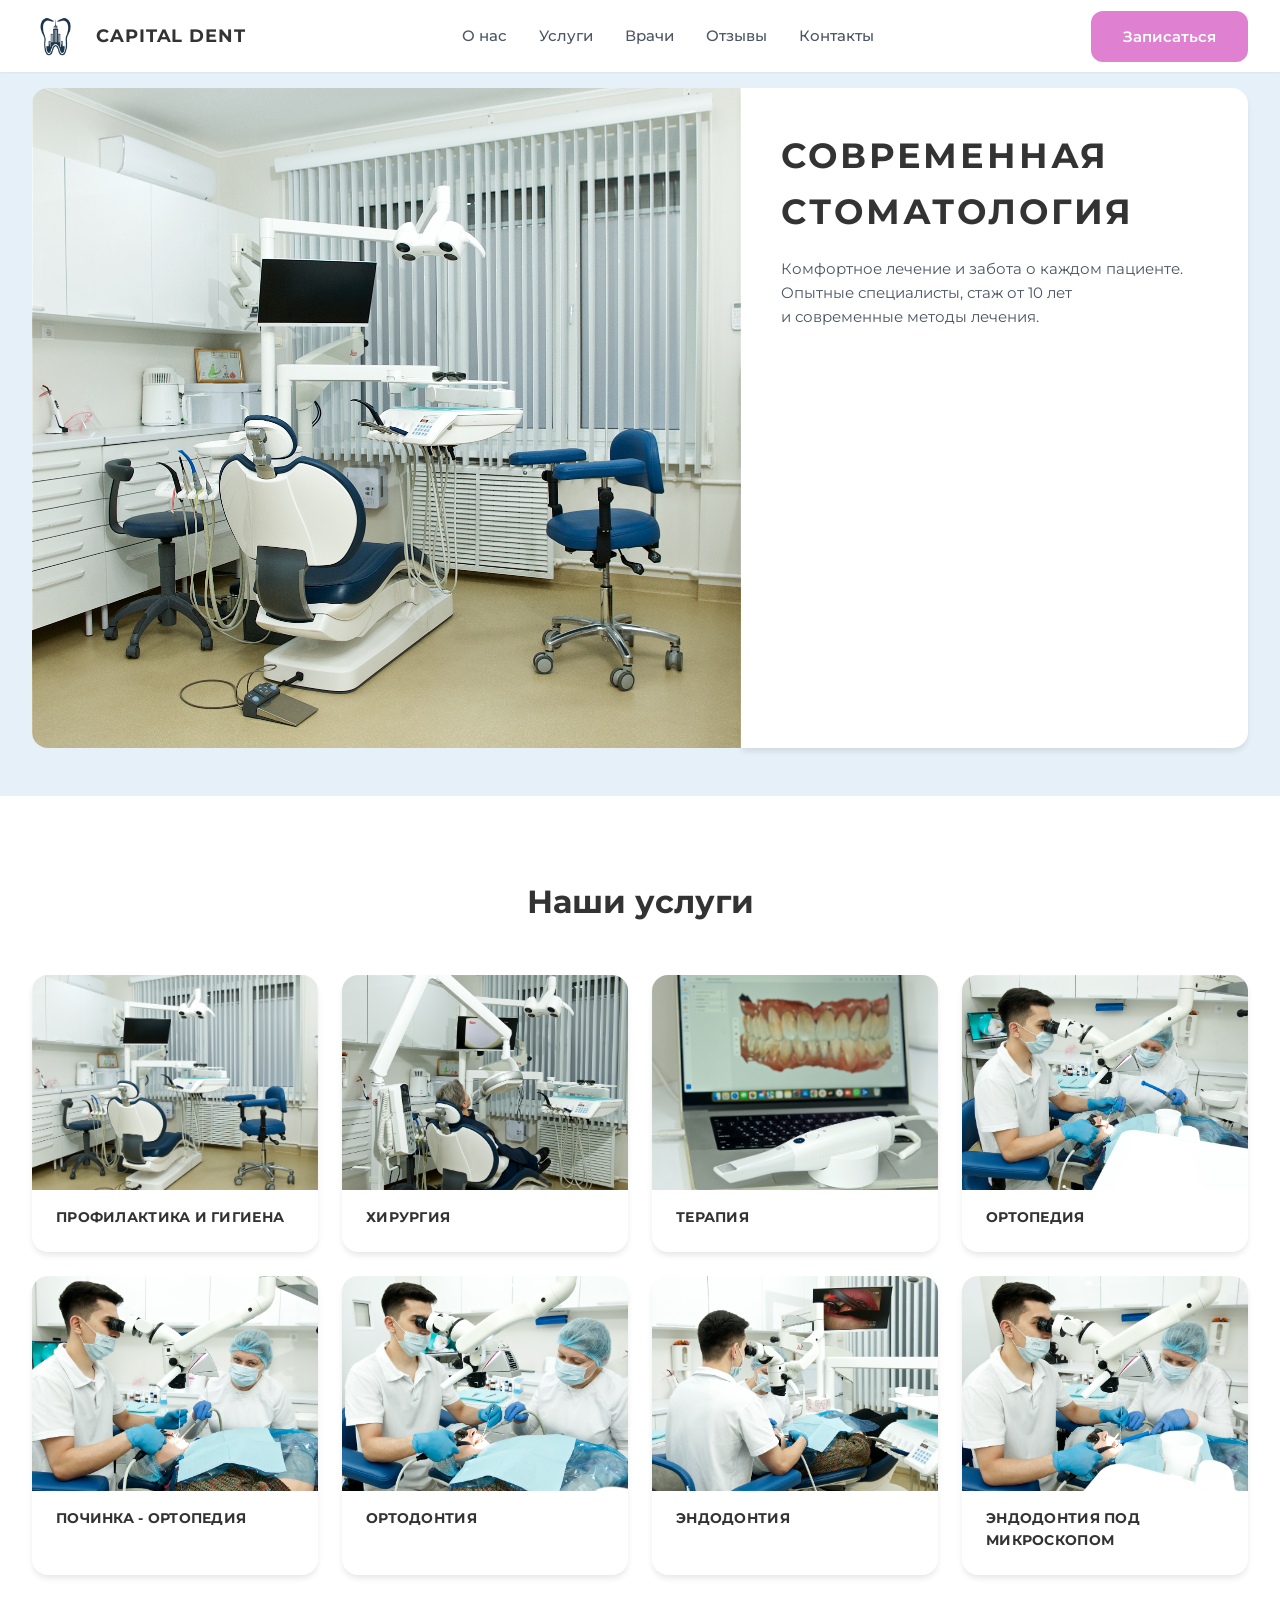
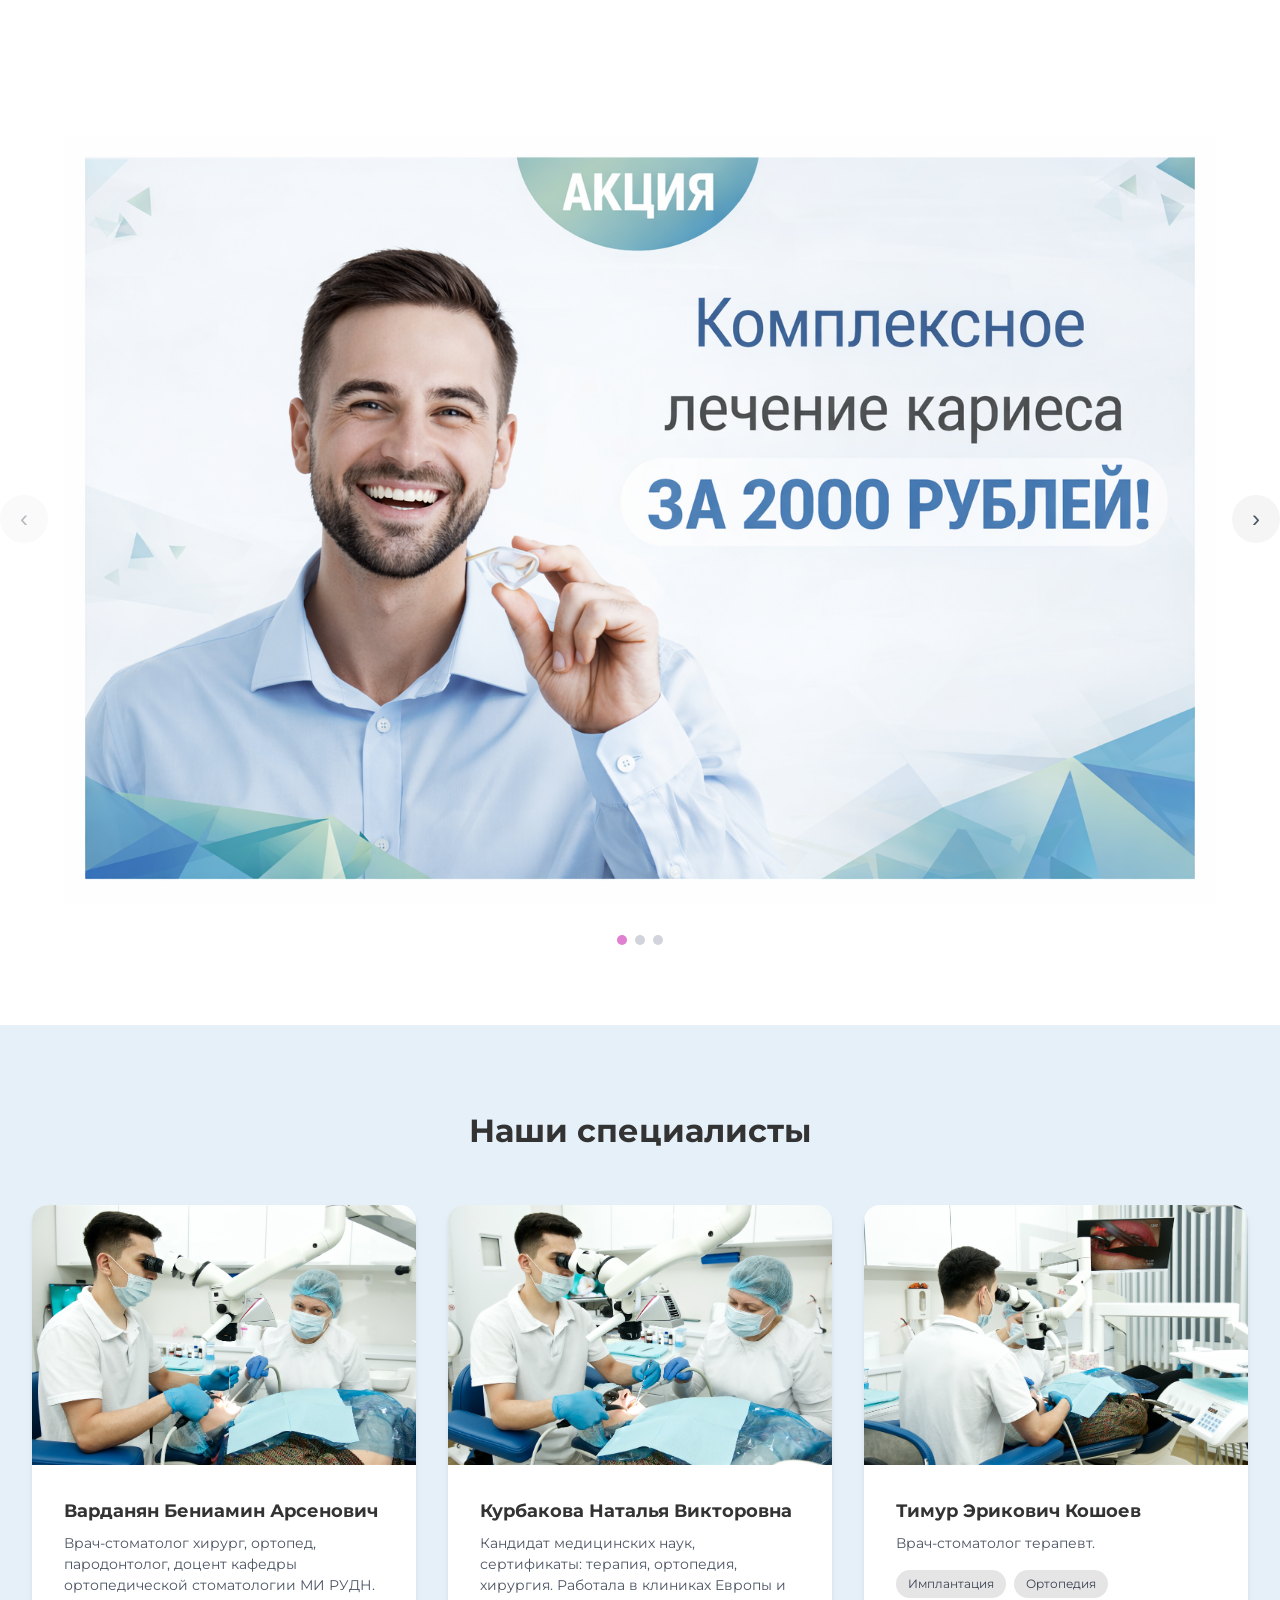
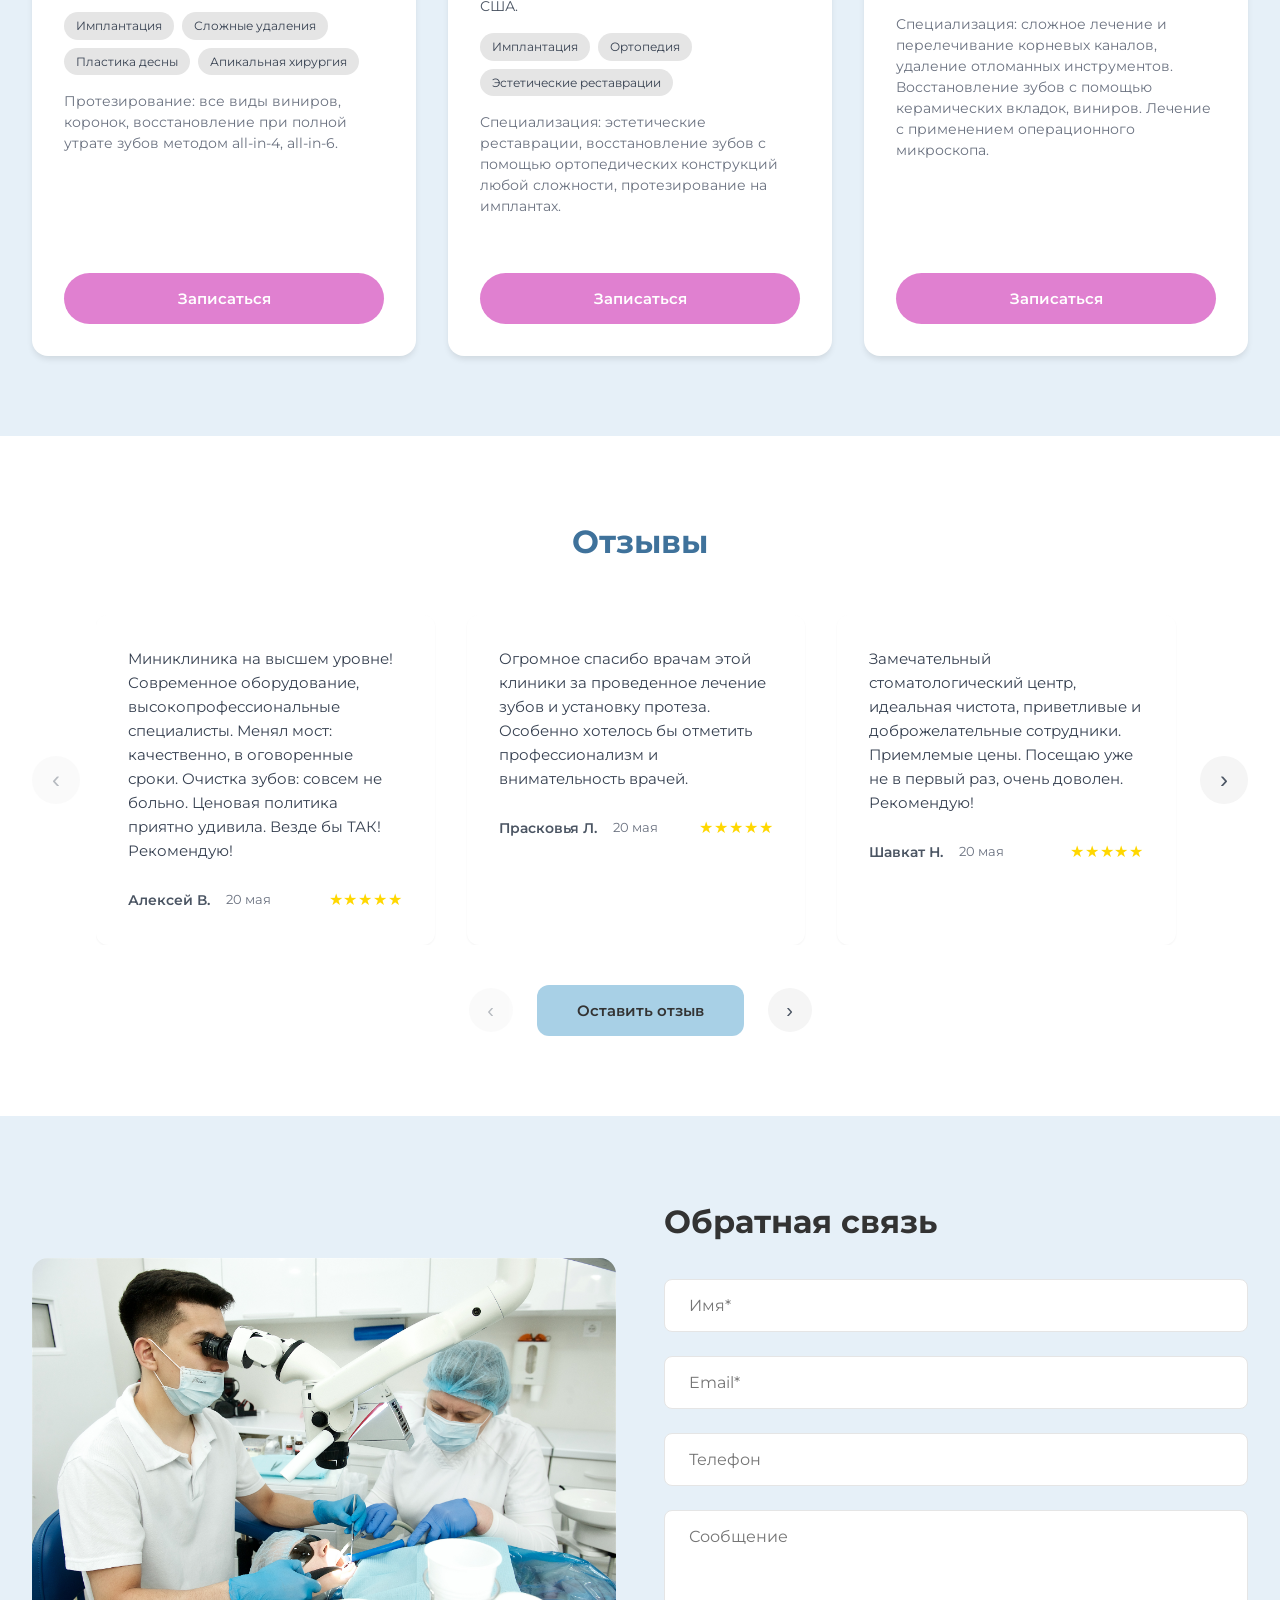
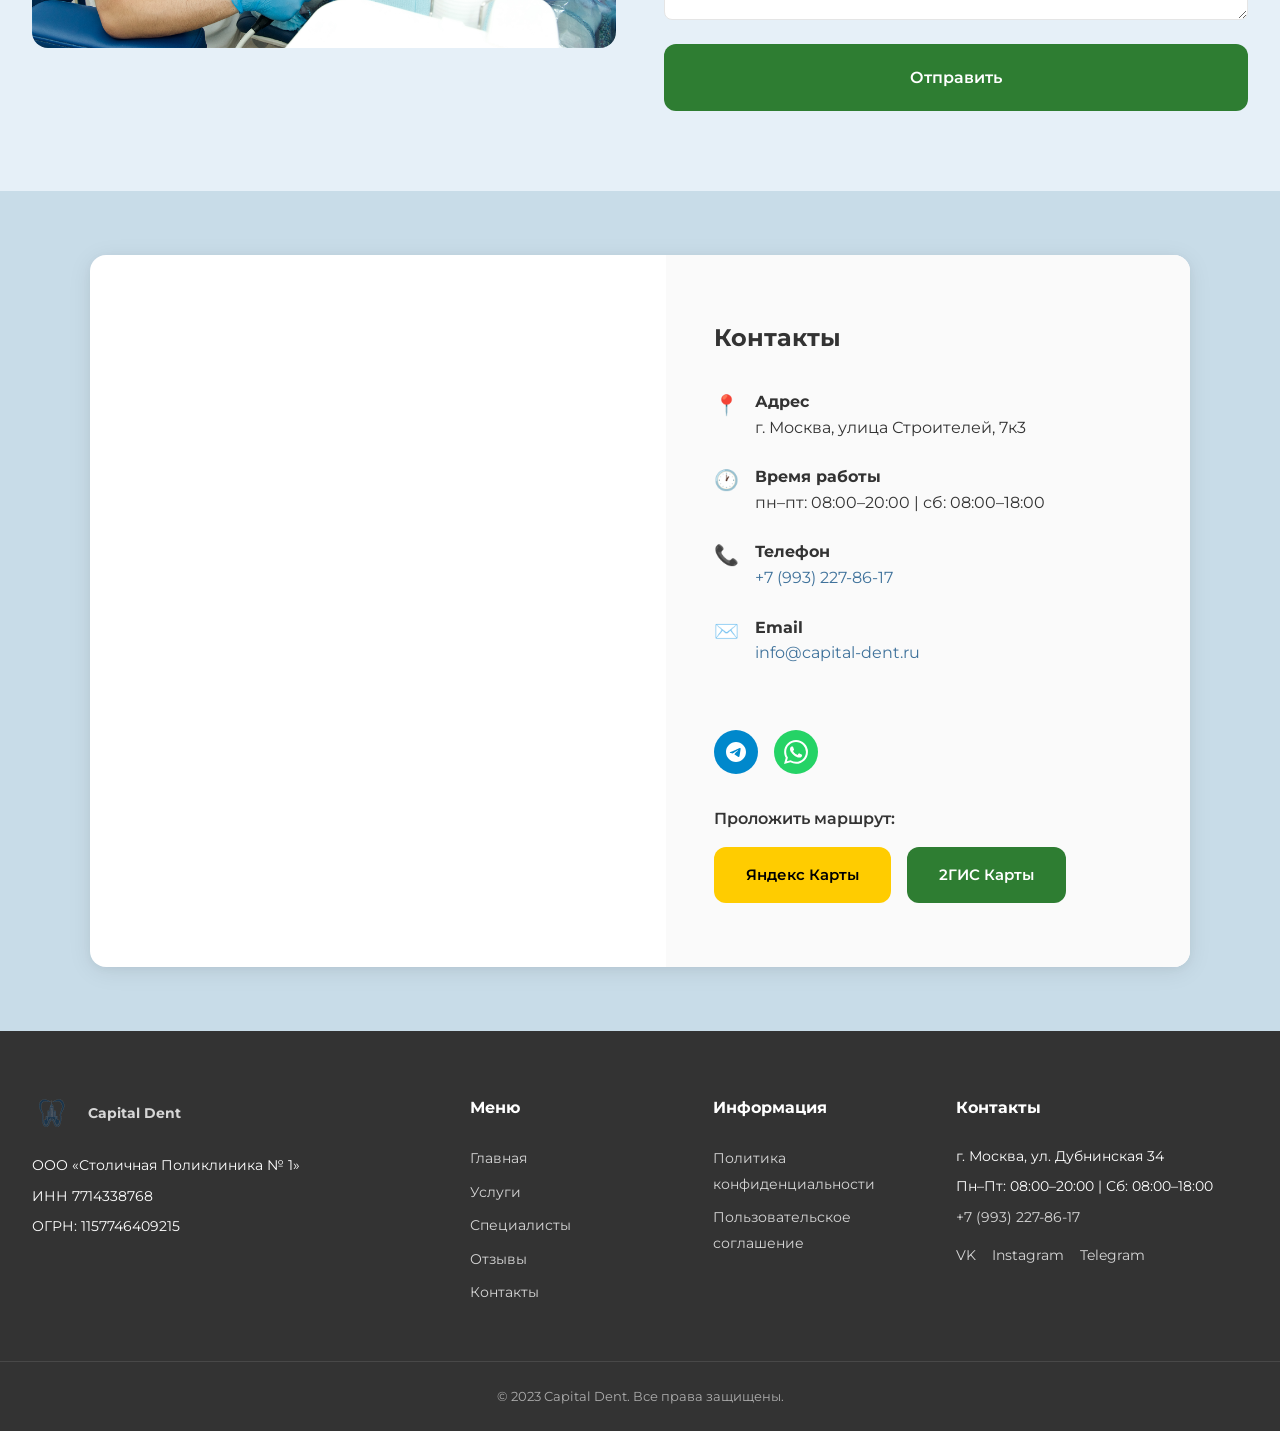
<file: index.html>
<!DOCTYPE html>
<html lang="ru">
<head>
  <meta charset="UTF-8">
  <meta name="viewport" content="width=device-width, initial-scale=1.0">
  <meta name="description" content="Capital Dent — современная стоматологическая клиника в Москве. Профессиональное лечение, имплантация, ортодонтия, профилактика. Запись на приём.">
  <title>Capital Dent — Стоматологическая клиника</title>
  <link rel="icon" type="image/png" href="img/Capital_Dent_logo.png">
  <link rel="preconnect" href="https://fonts.googleapis.com">
  <link rel="preconnect" href="https://fonts.gstatic.com" crossorigin>
  <link href="https://fonts.googleapis.com/css2?family=Montserrat:wght@400;500;600;700&display=swap" rel="stylesheet">
  <link rel="stylesheet" href="css/style.css">
</head>
<body>
  <!-- Header: фиксированный, бургер на мобильных -->
  <header class="header" id="header">
    <div class="container header__container">
      <a href="#" class="header__logo" aria-label="Capital Dent — на главную">
        <img src="img/Capital_Dent_logo.png" alt="Capital Dent" width="48" height="48">
        <div class="header__logo-text">
          <span class="header__logo-title">CAPITAL DENT</span>
        </div>
      </a>
      <nav class="header__nav" aria-label="Основное меню">
        <a href="about.html">О нас</a>
        <a href="#services">Услуги</a>
        <a href="#specialists">Врачи</a>
        <a href="#reviews">Отзывы</a>
        <a href="#contacts">Контакты</a>
      </nav>
      <button type="button" class="header__cta btn btn--primary" data-open-modal="booking" aria-label="Записаться на приём">
        Записаться
      </button>
      <button type="button" class="header__burger" id="burgerBtn" aria-label="Открыть меню" aria-expanded="false">
        <span></span><span></span><span></span>
      </button>
    </div>
    <div class="header__mobile" id="mobileMenu" aria-hidden="true">
      <nav class="header__mobile-nav">
        <a href="about.html">О нас</a>
        <a href="#services">Услуги</a>
        <a href="#specialists">Врачи</a>
        <a href="#reviews">Отзывы</a>
        <a href="#contacts">Контакты</a>
      </nav>
      <button type="button" class="header__cta btn btn--primary" data-open-modal="booking">Записаться</button>
    </div>
  </header>

  <main>
    <!-- Hero как в макете: слева фото, справа белый блок с текстом -->
    <section class="hero" id="hero">
      <div class="container hero__inner">
        <div class="hero__image">
          <img src="img/hero-slide1.jpg" alt="Современная стоматология">
        </div>
        <div class="hero__panel">
          <h1 class="hero__title">СОВРЕМЕННАЯ<br>СТОМАТОЛОГИЯ</h1>
          <p class="hero__text">
            Комфортное лечение и забота о каждом пациенте.<br>
            Опытные специалисты, стаж от 10 лет<br>
            и современные методы лечения.
          </p>
        </div>
      </div>
    </section>

    <!-- Наши услуги (как на скрине: 4×2 с фото) -->
    <section class="section services" id="services">
      <div class="container">
        <h2 class="section__title">Наши услуги</h2>
        <div class="services__grid">
          <article class="service-card">
            <div class="service-card__image">
              <img src="img/service1.jpg" alt="Профилактика и гигиена">
            </div>
            <h3 class="service-card__title">Профилактика и гигиена</h3>
          </article>

          <article class="service-card">
            <div class="service-card__image">
              <img src="img/service2.jpg" alt="Хирургия">
            </div>
            <h3 class="service-card__title">Хирургия</h3>
          </article>

          <article class="service-card">
            <div class="service-card__image">
              <img src="img/service3.jpg" alt="Терапия">
            </div>
            <h3 class="service-card__title">Терапия</h3>
          </article>

          <article class="service-card">
            <div class="service-card__image">
              <img src="img/service4.jpg" alt="Ортопедия">
            </div>
            <h3 class="service-card__title">Ортопедия</h3>
          </article>

          <article class="service-card">
            <div class="service-card__image">
              <img src="img/service5.jpg" alt="Починка - ортопедия">
            </div>
            <h3 class="service-card__title">Починка - ортопедия</h3>
          </article>

          <article class="service-card">
            <div class="service-card__image">
              <img src="img/service6.jpg" alt="Ортодонтия">
            </div>
            <h3 class="service-card__title">Ортодонтия</h3>
          </article>

          <article class="service-card">
            <div class="service-card__image">
              <img src="img/service7.jpg" alt="Эндодонтия">
            </div>
            <h3 class="service-card__title">Эндодонтия</h3>
          </article>

          <article class="service-card">
            <div class="service-card__image">
              <img src="img/service8.jpg" alt="Эндодонтия под микроскопом">
            </div>
            <h3 class="service-card__title">Эндодонтия под микроскопом</h3>
          </article>
        </div>
      </div>
    </section>

    <!-- Акции: слайдер из 3 картинок, без текста -->
    <section class="section promo" id="promo">
      <div class="promo__slider">
        <button type="button" class="promo__arrow promo__arrow--prev" id="promoPrev" aria-label="Предыдущая акция">‹</button>
        <div class="promo__track-wrap">
          <div class="promo__track" id="promoTrack">
            <div class="promo__slide">
              <img src="img/akcii1.png" alt="Акция 1">
            </div>
            <div class="promo__slide">
              <img src="img/akcii2.png" alt="Акция 2">
            </div>
            <div class="promo__slide">
              <img src="img/akcii3.png" alt="Акция 3">
            </div>
          </div>
        </div>
        <button type="button" class="promo__arrow promo__arrow--next" id="promoNext" aria-label="Следующая акция">›</button>
      </div>
      <div class="promo__dots" id="promoDots"></div>
    </section>

    <!-- Наши специалисты как в макете: три карточки в ряд на голубом фоне -->
    <section class="section specialists" id="specialists">
      <div class="container">
        <h2 class="section__title">Наши специалисты</h2>
        <div class="specialists__list">
          <article class="specialist-card">
            <div class="specialist-card__top">
              <img src="img/doctor1.jpg" alt="Варданян Бениамин Арсенович" class="specialist-card__photo specialist-card__photo--rect">
            </div>
            <div class="specialist-card__body">
              <h3 class="specialist-card__name">Варданян Бениамин Арсенович</h3>
              <!-- <p class="specialist-card__exp">🗓️ Стаж работы 27 лет</p> -->
              <p class="specialist-card__role">Врач-стоматолог хирург, ортопед, пародонтолог, доцент кафедры ортопедической стоматологии МИ РУДН.</p>
              <div class="specialist-card__tags">
                <span>Имплантация</span>
                <span>Сложные удаления</span>
                <span>Пластика десны</span>
                <span>Апикальная хирургия</span>
              </div>
              <p class="specialist-card__bio">Протезирование: все виды виниров, коронок, восстановление при полной утрате зубов методом all-in-4, all-in-6.</p>
            </div>
            <div class="specialist-card__footer">
              <button type="button" class="btn specialist-card__btn" data-open-modal="booking">Записаться</button>
            </div>
          </article>

          <article class="specialist-card">
            <div class="specialist-card__top">
              <img src="img/doctor2.jpg" alt="Курбакова Наталья Викторовна" class="specialist-card__photo specialist-card__photo--rect">
            </div>
            <div class="specialist-card__body">
              <h3 class="specialist-card__name">Курбакова Наталья Викторовна</h3>
              <!-- <p class="specialist-card__exp">🗓️ Стаж работы 28 лет</p> -->
              <p class="specialist-card__role">Кандидат медицинских наук, сертификаты: терапия, ортопедия, хирургия. Работала в клиниках Европы и США.</p>
              <div class="specialist-card__tags">
                <span>Имплантация</span>
                <span>Ортопедия</span>
                <span>Эстетические реставрации</span>
              </div>
              <p class="specialist-card__bio">Специализация: эстетические реставрации, восстановление зубов с помощью ортопедических конструкций любой сложности, протезирование на имплантах.</p>
            </div>
            <div class="specialist-card__footer">
              <button type="button" class="btn specialist-card__btn" data-open-modal="booking">Записаться</button>
            </div>
          </article>

          <article class="specialist-card">
            <div class="specialist-card__top">
              <img src="img/doctor3.jpg" alt="Тимур Эрикович Кошоев" class="specialist-card__photo specialist-card__photo--rect">
            </div>
            <div class="specialist-card__body">
              <h3 class="specialist-card__name">Тимур Эрикович Кошоев</h3>
              <!-- <p class="specialist-card__exp">🗓️ Стаж работы 6 лет</p> -->
              <p class="specialist-card__role">Врач-стоматолог терапевт.</p>
              <div class="specialist-card__tags">
                <span>Имплантация</span>
                <span>Ортопедия</span>
              </div>
              <p class="specialist-card__bio">Специализация: сложное лечение и перелечивание корневых каналов, удаление отломанных инструментов. Восстановление зубов с помощью керамических вкладок, виниров. Лечение с применением операционного микроскопа.</p>
            </div>
            <div class="specialist-card__footer">
              <button type="button" class="btn specialist-card__btn" data-open-modal="booking">Записаться</button>
            </div>
          </article>
        </div>
      </div>
    </section>

    <!-- Отзывы: слайдер + кнопка «Оставить отзыв» -->
    <section class="section reviews" id="reviews">
      <div class="container">
        <h2 class="section__title">Отзывы</h2>
        <div class="reviews__slider">
          <button type="button" class="reviews__arrow reviews__arrow--prev" id="revPrev" aria-label="Предыдущий отзыв">‹</button>
          <div class="reviews__track-wrap">
            <div class="reviews__track" id="revTrack">
              <blockquote class="review-card">
                <p class="review-card__text">Миниклиника на высшем уровне! Современное оборудование, высокопрофессиональные специалисты. Менял мост: качественно, в оговоренные сроки. Очистка зубов: совсем не больно. Ценовая политика приятно удивила. Везде бы ТАК! Рекомендую!</p>
                <footer class="review-card__footer">
                  <cite class="review-card__author">Алексей В.</cite>
                  <span class="review-card__meta">20 мая</span>
                  <span class="review-card__stars">★★★★★</span>
                </footer>
              </blockquote>
              <blockquote class="review-card">
                <p class="review-card__text">Огромное спасибо врачам этой клиники за проведенное лечение зубов и установку протеза. Особенно хотелось бы отметить профессионализм и внимательность врачей.</p>
                <footer class="review-card__footer">
                  <cite class="review-card__author">Прасковья Л.</cite>
                  <span class="review-card__meta">20 мая</span>
                  <span class="review-card__stars">★★★★★</span>
                </footer>
              </blockquote>
              <blockquote class="review-card">
                <p class="review-card__text">Замечательный стоматологический центр, идеальная чистота, приветливые и доброжелательные сотрудники. Приемлемые цены. Посещаю уже не в первый раз, очень доволен. Рекомендую!</p>
                <footer class="review-card__footer">
                  <cite class="review-card__author">Шавкат Н.</cite>
                  <span class="review-card__meta">20 мая</span>
                  <span class="review-card__stars">★★★★★</span>
                </footer>
              </blockquote>
              <blockquote class="review-card">
                <p class="review-card__text">Спасибо большое за профессиональное лечение зуба. Все наглядно показали и рассказали, дали рекомендации. В клинике чисто и уютно.</p>
                <footer class="review-card__footer">
                  <cite class="review-card__author">Алексей Ч.</cite>
                  <span class="review-card__meta">20 мая</span>
                  <span class="review-card__stars">★★★★★</span>
                </footer>
              </blockquote>
              <blockquote class="review-card">
                <p class="review-card__text">Благодарю за работу и заботу! Все на высшем уровне профессионализма, удобства, спокойствия и прекрасного результата!</p>
                <footer class="review-card__footer">
                  <cite class="review-card__author">Людмила Я.</cite>
                  <span class="review-card__meta">20 мая</span>
                  <span class="review-card__stars">★★★★★</span>
                </footer>
              </blockquote>
              <blockquote class="review-card">
                <p class="review-card__text">Замечательная клиника с индивидуальным подходом и высококлассными специалистами!</p>
                <footer class="review-card__footer">
                  <cite class="review-card__author">Елена М.</cite>
                  <span class="review-card__meta">20 мая</span>
                  <span class="review-card__stars">★★★★★</span>
                </footer>
              </blockquote>
              <blockquote class="review-card">
                <p class="review-card__text">Недавно посетил стоматологию и остался очень доволен! Врачи — настоящие профессионалы. Полное обследование, профессиональная чистка, лечение кариеса. Всё объяснили на каждом этапе. Результат потрясающий! Рекомендую!</p>
                <footer class="review-card__footer">
                  <cite class="review-card__author">Андрей Ц.</cite>
                  <span class="review-card__meta">20 мая</span>
                  <span class="review-card__stars">★★★★★</span>
                </footer>
              </blockquote>
              <blockquote class="review-card">
                <p class="review-card__text">Прекрасная клиника! Устанавливал имплантаты Osstem — всё прошло великолепно. Огромное спасибо врачам! Материалы, стоимость и чистота на высоте. Однозначно рекомендую!</p>
                <footer class="review-card__footer">
                  <cite class="review-card__author">Денис Т.</cite>
                  <span class="review-card__meta">20 мая</span>
                  <span class="review-card__stars">★★★★★</span>
                </footer>
              </blockquote>
            </div>
          </div>
          <button type="button" class="reviews__arrow reviews__arrow--next" id="revNext" aria-label="Следующий отзыв">›</button>
        </div>
        <div class="reviews__nav">
          <button type="button" class="reviews__arrow reviews__arrow--prev reviews__arrow--nav" id="revPrevNav" aria-label="Предыдущий">‹</button>
          <button type="button" class="btn btn--reviews-cta" id="openReviewBtn" data-open-modal="booking">Оставить отзыв</button>
          <button type="button" class="reviews__arrow reviews__arrow--next reviews__arrow--nav" id="revNextNav" aria-label="Следующий">›</button>
        </div>
      </div>
    </section>

    <!-- Форма обратной связи -->
    <section class="section feedback" id="feedback">
      <div class="container feedback__inner">
        <div class="feedback__image">
          <img src="img/feedback.jpg" alt="Администратор клиники">
        </div>
        <div class="feedback__form-wrap">
          <h2 class="section__title">Обратная связь</h2>
          <form class="form form--feedback" id="feedbackForm" method="post" action="#" novalidate>
            <input type="text" name="name" placeholder="Имя*" required autocomplete="name">
            <input type="email" name="email" placeholder="Email*" required autocomplete="email">
            <input type="tel" name="phone" placeholder="Телефон" autocomplete="tel">
            <textarea name="message" placeholder="Сообщение" rows="4"></textarea>
            <input type="text" name="website" class="form__hp" tabindex="-1" autocomplete="off" aria-hidden="true">
            <button type="submit" class="btn btn--success btn--lg">Отправить</button>
          </form>
          <div class="feedback__success" id="feedbackSuccess" hidden>
            <p>✅ Спасибо! Ваше сообщение отправлено. Мы свяжемся с вами в ближайшее время.</p>
          </div>
        </div>
      </div>
    </section>

    <!-- Контакты и карта -->
    <section class="section contacts" id="contacts">
      <div class="contacts__inner">
        <div class="contacts__map">
          <iframe
            src="https://yandex.ru/map-widget/v1/?ll=37.553869%2C55.700678&amp;z=16&amp;pt=37.553869,55.700678&amp;lang=ru_RU&amp;scroll=true"
            title="Карта: Capital Dent, Москва, ул. Строителей 7к3"
            width="100%"
            height="100%"
            allowfullscreen
            loading="lazy"
            referrerpolicy="no-referrer-when-downgrade"
          ></iframe>
        </div>
        <div class="contacts__info">
          <h2 class="section__title">Контакты</h2>
          <ul class="contacts__list">
            <li>
              <span class="contacts__icon">📍</span>
              <div><strong>Адрес</strong><br>г. Москва, улица Строителей, 7к3</div>
            </li>
            <li>
              <span class="contacts__icon">🕐</span>
              <div><strong>Время работы</strong><br>пн–пт: 08:00–20:00 | сб: 08:00–18:00</div>
            </li>
            <li>
              <span class="contacts__icon">📞</span>
              <div><strong>Телефон</strong><br><a href="tel:+79932278617">+7 (993) 227-86-17</a></div>
            </li>
            <li>
              <span class="contacts__icon">✉️</span>
              <div><strong>Email</strong><br><a href="mailto:info@capital-dent.ru">info@capital-dent.ru</a></div>
            </li>
          </ul>
          <div class="contacts__messengers">
            <a href="https://t.me/capitaldent" class="contacts__messenger" target="_blank" rel="noopener noreferrer" aria-label="Telegram">
              <svg width="24" height="24" viewBox="0 0 24 24" fill="currentColor" aria-hidden="true"><path d="M12 2C6.48 2 2 6.48 2 12s4.48 10 10 10 10-4.48 10-10S17.52 2 12 2zm4.64 6.8c-.15 1.58-.8 5.42-1.13 7.19-.14.75-.42 1-.69 1.03-.58.05-1.02-.38-1.58-.75-.88-.58-1.38-.94-2.23-1.5-.99-.65-.35-1.01.22-1.59.15-.15 2.71-2.48 2.76-2.69a.2.2 0 00-.05-.18c-.06-.05-.14-.03-.21-.02-.09.02-1.49.95-4.22 2.79-.4.27-.76.41-1.08.4-.36-.01-1.04-.2-1.55-.37-.63-.2-1.12-.31-1.08-.66.02-.18.27-.36.74-.55 2.92-1.27 4.86-2.11 5.83-2.51 2.78-1.16 3.35-1.36 3.73-1.36.08 0 .27.02.39.12.1.08.13.19.14.27-.01.06.01.24 0 .38z"/></svg>
            </a>
            <a href="https://wa.me/79932278617" class="contacts__messenger" target="_blank" rel="noopener noreferrer" aria-label="WhatsApp">
              <svg width="24" height="24" viewBox="0 0 24 24" fill="currentColor" aria-hidden="true"><path d="M17.472 14.382c-.297-.149-1.758-.867-2.03-.967-.273-.099-.471-.148-.67.15-.197.297-.767.966-.94 1.164-.173.199-.347.223-.644.075-.297-.15-1.255-.463-2.39-1.475-.883-.788-1.48-1.761-1.653-2.059-.173-.297-.018-.458.13-.606.134-.133.298-.347.446-.52.149-.174.198-.298.298-.497.099-.198.05-.371-.025-.52-.075-.149-.669-1.612-.916-2.207-.242-.579-.487-.5-.669-.51-.173-.008-.371-.01-.57-.01-.198 0-.52.074-.792.372-.272.297-1.04 1.016-1.04 2.479 0 1.462 1.065 2.875 1.213 3.074.149.198 2.096 3.2 5.077 4.487.709.306 1.262.489 1.694.625.712.227 1.36.195 1.871.118.571-.085 1.758-.719 2.006-1.413.248-.694.248-1.289.173-1.413-.074-.124-.272-.198-.57-.347m-5.421 7.403h-.004a9.87 9.87 0 01-5.031-1.378l-.361-.214-3.741.982.998-3.648-.235-.374a9.86 9.86 0 01-1.51-5.26c.001-5.45 4.436-9.884 9.888-9.884 2.64 0 5.122 1.03 6.988 2.898a9.825 9.825 0 012.893 6.994c-.003 5.45-4.437 9.884-9.885 9.884m8.413-18.297A11.815 11.815 0 0012.05 0C5.495 0 .16 5.335.157 11.892c0 2.096.547 4.142 1.588 5.945L.057 24l6.305-1.654a11.882 11.882 0 005.683 1.448h.005c6.554 0 11.89-5.335 11.893-11.893a11.821 11.821 0 00-3.48-8.413z"/></svg>
            </a>
          </div>
          <h3 class="contacts__routes-title">Проложить маршрут:</h3>
          <div class="contacts__routes">
            <a href="https://yandex.ru/maps/?text=Москва+улица+Строителей+7к3" class="btn btn--yandex" target="_blank" rel="noopener noreferrer">Яндекс Карты</a>
            <a href="https://2gis.ru/moscow/search/Строителей%207к3" class="btn btn--2gis" target="_blank" rel="noopener noreferrer">2ГИС Карты</a>
          </div>
        </div>
      </div>
    </section>
  </main>

  <!-- Footer -->
  <footer class="footer">
    <div class="container footer__container">
      <div class="footer__col footer__col--logo">
        <a href="#" class="footer__logo">
          <img src="img/Capital_Dent_logo.png" alt="" width="40" height="40">
          <span>Capital Dent</span>
        </a>
        <div class="footer__company">
          <p>ООО «Столичная Поликлиника № 1»</p>
          <p>ИНН 7714338768</p>
          <p>ОГРН: 1157746409215</p>
        </div>
      </div>
      <div class="footer__col">
        <h3 class="footer__heading">Меню</h3>
        <ul>
          <li><a href="#hero">Главная</a></li>
          <li><a href="#services">Услуги</a></li>
          <li><a href="#specialists">Специалисты</a></li>
          <li><a href="#reviews">Отзывы</a></li>
          <li><a href="#contacts">Контакты</a></li>
        </ul>
      </div>
      <div class="footer__col">
        <h3 class="footer__heading">Информация</h3>
        <ul>
          <li><a href="#">Политика конфиденциальности</a></li>
          <li><a href="#">Пользовательское соглашение</a></li>
        </ul>
      </div>
      <div class="footer__col footer__col--contacts">
        <h3 class="footer__heading">Контакты</h3>
        <p>г. Москва, ул. Дубнинская 34</p>
        <p>Пн–Пт: 08:00–20:00 | Сб: 08:00–18:00</p>
        <p><a href="tel:+79932278617">+7 (993) 227-86-17</a></p>
        <div class="footer__social">
          <a href="#" aria-label="ВКонтакте">VK</a>
          <a href="#" aria-label="Instagram">Instagram</a>
          <a href="#" aria-label="Telegram">Telegram</a>
        </div>
      </div>
    </div>
    <div class="footer__bottom">
      <div class="container">
        <p class="footer__copy">© 2023 Capital Dent. Все права защищены.</p>
      </div>
    </div>
  </footer>

  <!-- Модальное окно записи -->
  <div class="modal" id="modalBooking" role="dialog" aria-modal="true" aria-labelledby="modalBookingTitle" aria-hidden="true">
    <div class="modal__backdrop" data-close-modal></div>
    <div class="modal__box">
      <button type="button" class="modal__close" data-close-modal aria-label="Закрыть">×</button>
      <h2 class="modal__title" id="modalBookingTitle">Записаться на приём</h2>
      <form class="form form--modal" id="bookingForm" method="post" action="#" novalidate>
        <input type="text" name="name" placeholder="Имя*" required autocomplete="name">
        <input type="tel" name="phone" placeholder="Телефон*" required autocomplete="tel">
        <input type="email" name="email" placeholder="Email" autocomplete="email">
        <textarea name="comment" placeholder="Удобное время или комментарий" rows="3"></textarea>
        <input type="text" name="website" class="form__hp" tabindex="-1" autocomplete="off" aria-hidden="true">
        <button type="submit" class="btn btn--primary btn--lg">Отправить заявку</button>
      </form>
      <div class="modal__success" id="bookingSuccess" hidden>
        <p>✅ Спасибо! Ваша заявка принята. Наш администратор свяжется с вами для подтверждения записи.</p>
      </div>
    </div>
  </div>

  <script src="js/main.js"></script>
</body>
</html>
</file>
<file: css/style.css>
/* ============================================
   Capital Dent — точное соответствие PDF макету
   ============================================ */

   :root {
    --color-white: #fff;
    --color-gray-50: #fafafa;
    --color-gray-100: #f5f5f5;
    --color-gray-200: #e5e5e5;
    --color-gray-300: #d1d5db;
    --color-gray-400: #9ca3af;
    --color-gray-500: #6b7280;
    --color-gray-600: #6b7280;
    --color-gray-700: #4b5563;
    --color-gray-800: #374151;
    --color-gray-900: #333333;
    /* Кнопки «Записаться» — розово-фиолетовый, без градиента */
    --color-primary: #E080D0;
    --color-primary-hover: #d06bc4;
    --color-success: #2e7d32;
    --color-blue-light: #E6F0F8;
    --color-blue-light-dark: #c8dce8;
    --color-blue-medium: #7dd3fc;
    --color-star: #FFD700;
    /* Акции: метка «АКЦИЯ» */
    --color-promo-green: #98D4BC;
    /* Отзывы: заголовок и кнопка «Оставить отзыв» */
    --color-reviews-title: #3F729B;
    --color-reviews-cta: #A8D0E6;
    --color-reviews-cta-hover: #8fc0dc;
    /* Мессенджеры в контактах */
    --color-telegram: #0088cc;
    --color-whatsapp: #25D366;
  
    --space-1: 8px;
    --space-2: 16px;
    --space-3: 24px;
    --space-4: 32px;
    --space-5: 40px;
    --space-6: 48px;
    --space-8: 64px;
    --space-10: 80px;
  
    --radius-sm: 8px;
    --radius-md: 12px;
    --radius-lg: 16px;
    --radius-full: 9999px;
  
    --shadow-sm: 0 1px 2px rgba(0, 0, 0, 0.05);
    --shadow-md: 0 4px 6px -1px rgba(0, 0, 0, 0.1);
    --shadow-lg: 0 10px 15px -3px rgba(0, 0, 0, 0.1);
  
    --font: 'Montserrat', -apple-system, BlinkMacSystemFont, 'Segoe UI', sans-serif;
    --transition: 0.2s ease;
  }
  
  *,
  *::before,
  *::after {
    box-sizing: border-box;
  }
  
  html {
    scroll-behavior: smooth;
  }
  
  body {
    margin: 0;
    font-family: var(--font);
    font-size: 16px;
    line-height: 1.6;
    color: var(--color-gray-900);
    background: var(--color-white);
  }
  
  img {
    max-width: 100%;
    height: auto;
    display: block;
  }
  
  a {
    color: inherit;
    text-decoration: none;
  }
  
  a:hover {
    text-decoration: underline;
  }
  
  .container {
    width: 100%;
    max-width: 1500px;
    margin: 0 auto;
    padding: 0 var(--space-3);
  }
  
  @media (min-width: 768px) {
    .container {
      padding: 0 var(--space-4);
    }
  }
  
  /* ----- Header ----- */
  .header {
    position: fixed;
    top: 0;
    left: 0;
    right: 0;
    z-index: 1000;
    background: var(--color-white);
    box-shadow: var(--shadow-sm);
  }
  
  .header__container {
    display: flex;
    align-items: center;
    justify-content: space-between;
    gap: var(--space-3);
    min-height: 72px;
  }
  
  .header__logo {
    display: flex;
    align-items: center;
    gap: var(--space-2);
    text-decoration: none;
  }
  
  .header__logo:hover {
    text-decoration: none;
  }
  
  .header__logo img {
    width: 48px;
    height: 48px;
  }
  
  .header__logo-title {
    font-size: 1.125rem;
    font-weight: 700;
    color: var(--color-gray-900);
    letter-spacing: 0.05em;
  }
  
  .header__nav {
    display: none;
    gap: var(--space-4);
  }
  
  .header__nav a {
    font-size: 0.9375rem;
    font-weight: 500;
    color: var(--color-gray-700);
  }
  
  .header__nav a:hover {
    color: var(--color-primary);
    text-decoration: none;
  }
  
  .header__cta {
    display: none;
  }
  
  .header__burger {
    display: flex;
    flex-direction: column;
    justify-content: center;
    gap: 5px;
    width: 44px;
    height: 44px;
    padding: 0;
    border: none;
    background: transparent;
    cursor: pointer;
  }
  
  .header__burger span {
    display: block;
    width: 24px;
    height: 2px;
    background: var(--color-gray-800);
    transition: var(--transition);
  }
  
  .header__burger[aria-expanded="true"] span:nth-child(1) {
    transform: translateY(7px) rotate(45deg);
  }
  
  .header__burger[aria-expanded="true"] span:nth-child(2) {
    opacity: 0;
  }
  
  .header__burger[aria-expanded="true"] span:nth-child(3) {
    transform: translateY(-7px) rotate(-45deg);
  }
  
  .header__mobile {
    position: fixed;
    top: 72px;
    left: 0;
    right: 0;
    bottom: 0;
    background: var(--color-white);
    padding: var(--space-6);
    display: flex;
    flex-direction: column;
    gap: var(--space-4);
    transform: translateX(100%);
    transition: transform 0.3s ease;
    overflow-y: auto;
    z-index: 999;
  }
  
  .header__mobile.is-open {
    transform: translateX(0);
  }
  
  .header__mobile-nav {
    display: flex;
    flex-direction: column;
    gap: var(--space-2);
  }
  
  .header__mobile-nav a {
    font-size: 1.125rem;
    font-weight: 500;
    padding: var(--space-2) 0;
  }
  
  @media (min-width: 1024px) {
    .header__nav {
      display: flex;
    }
  
    .header__cta {
      display: inline-flex;
    }
  
    .header__burger {
      display: none;
    }
  
    .header__mobile {
      display: none;
    }
  }
  
  /* ----- Кнопки ----- */
  .btn {
    display: inline-flex;
    align-items: center;
    justify-content: center;
    gap: var(--space-1);
    padding: var(--space-2) var(--space-4);
    font-family: var(--font);
    font-size: 0.9375rem;
    font-weight: 600;
    border: none;
    border-radius: var(--radius-md);
    cursor: pointer;
    transition: background-color var(--transition), transform 0.1s;
    text-decoration: none;
  }
  
  .btn:hover {
    text-decoration: none;
  }
  
  .btn--primary {
    background: var(--color-primary);
    color: var(--color-white);
  }
  
  .btn--primary:hover {
    background: var(--color-primary-hover);
  }
  
  .btn--hero {
    background: rgba(255, 255, 255, 0.2);
    color: var(--color-white);
    border: 2px solid var(--color-white);
    backdrop-filter: blur(8px);
  }
  
  .btn--hero:hover {
    background: var(--color-white);
    color: var(--color-gray-900);
  }
  
  .btn--promo {
    background: var(--color-primary);
    color: var(--color-white);
    padding: var(--space-3) var(--space-5);
    font-size: 1rem;
    border-radius: var(--radius-full);
  }
  
  .btn--promo:hover {
    background: var(--color-primary-hover);
  }
  
  .btn--success {
    background: var(--color-success);
    color: var(--color-white);
  }
  
  .btn--yandex {
    background: #FFCC00;
    color: #000;
  }
  .btn--yandex:hover {
    background: #e6b800;
  }
  
  .btn--2gis {
    background: #2e7d32;
    color: var(--color-white);
  }
  
  .btn--outline {
    background: transparent;
    border: 2px solid var(--color-primary);
    color: var(--color-primary);
  }
  
  .btn--lg {
    padding: var(--space-3) var(--space-5);
    font-size: 1rem;
  }
  
  .btn--sm {
    padding: var(--space-1) var(--space-3);
    font-size: 0.875rem;
  }
  
  /* ----- Секции ----- */
  .section {
    padding: var(--space-8) 0;
  }
  
  .section__title {
    margin: 0 0 var(--space-6);
    font-size: clamp(1.5rem, 4vw, 2rem);
    font-weight: 700;
    text-align: center;
  }
  
  @media (min-width: 768px) {
    .section {
      padding: var(--space-10) 0;
    }
  }
  
  /* ----- Hero как в макете: слева фото, справа белый блок ----- */
  .hero {
  padding-top: 88px;
  padding-bottom: var(--space-6);
  background: var(--color-blue-light);
  }
  
.hero__inner {
  display: grid;
  gap: 0;
  align-items: stretch;
  min-height: 380px;
}
  
  .hero__image {
  border-radius: var(--radius-lg) 0 0 var(--radius-lg);
    overflow: hidden;
  }
  
  .hero__image img {
    width: 100%;
    height: 100%;
    max-height: 660px;
    object-fit: cover;
  }
  
  .hero__panel {
    background: var(--color-white);
  border-radius: 0 var(--radius-lg) var(--radius-lg) 0;
    box-shadow: var(--shadow-md);
    padding: var(--space-5);
    display: flex;
    flex-direction: column;
  }
  
  .hero__title {
  margin: 0 0 var(--space-2);
    font-size: clamp(1.8rem, 3vw, 2.2rem);
    font-weight: 700;
    letter-spacing: 0.08em;
  }
  
  .hero__text {
    margin: 0 0 var(--space-4);
    font-size: 0.9375rem;
    color: var(--color-gray-700);
  }
  
  @media (min-width: 900px) {
    .hero__inner {
    grid-template-columns: 1.4fr 1fr;
    }
  }
  
  /* ----- Услуги (сетка 3×2) ----- */
.services__grid {
  display: grid;
  grid-template-columns: repeat(2, minmax(0, 1fr));
  gap: var(--space-3);
}

.service-card {
  background: var(--color-white);
  border-radius: var(--radius-lg);
  box-shadow: var(--shadow-md);
  overflow: hidden;
  transition: transform var(--transition), box-shadow var(--transition);
}
  
.service-card:hover {
  transform: translateY(-4px);
  box-shadow: var(--shadow-lg);
}
  
  .service-card__image {
    width: 100%;
    aspect-ratio: 4 / 3;
    overflow: hidden;
  }
  
  .service-card__image img {
    width: 100%;
    height: 100%;
    object-fit: cover;
  }
  
  .service-card__icon {
    display: none;
  }
  
  .service-card__title {
    margin: var(--space-2) var(--space-3) var(--space-3);
    font-size: 0.875rem;
    font-weight: 700;
    color: var(--color-gray-900);
    text-transform: uppercase;
    letter-spacing: 0.02em;
    text-align: left;
  }
  
  @media (min-width: 600px) {
    .services__grid {
      grid-template-columns: repeat(3, minmax(0, 1fr));
    }
  }
  
  @media (min-width: 1024px) {
    .services__grid {
      grid-template-columns: repeat(4, minmax(0, 1fr));
    }
  }
  
  /* ----- Акции: слайдер из 3 картинок, без текста ----- */
  .promo {
    padding-left: 0;
    padding-right: 0;
  }

  .promo__slider {
    display: flex;
    align-items: center;
    gap: var(--space-2);
  }

  .promo__arrow {
    flex-shrink: 0;
    width: 48px;
    height: 48px;
    display: flex;
    align-items: center;
    justify-content: center;
    font-size: 1.5rem;
    color: var(--color-gray-700);
    background: var(--color-gray-100);
    border: none;
    border-radius: 50%;
    cursor: pointer;
    z-index: 1;
  }

  .promo__arrow:hover:not(:disabled) {
    background: var(--color-gray-200);
  }

  .promo__arrow:disabled {
    opacity: 0.4;
    cursor: not-allowed;
  }

  .promo__track-wrap {
    overflow: hidden;
    flex: 1;
  }

  .promo__track {
    display: flex;
    transition: transform 0.3s ease;
  }

  .promo__slide {
    flex: 0 0 100%;
    width: 100%;
  }

  .promo__slide img {
    width: 100%;
    height: auto;
    display: block;
    vertical-align: top;
  }

  .promo__dots {
    display: flex;
    justify-content: center;
    gap: var(--space-1);
    margin-top: var(--space-4);
  }

  .promo__dots span {
    width: 10px;
    height: 10px;
    border-radius: 50%;
    background: var(--color-gray-300);
    cursor: pointer;
    transition: background var(--transition);
  }

  .promo__dots span.is-active {
    background: var(--color-primary);
  }

/* ----- Специалисты как в макете ----- */
.specialists {
  background: var(--color-blue-light);
}

.specialists__list {
  display: grid;
  grid-template-columns: 1fr;
  gap: var(--space-4);
}

.specialist-card {
  display: flex;
  flex-direction: column;
  height: 100%;
  background: var(--color-white);
  border-radius: var(--radius-lg);
  box-shadow: var(--shadow-md);
  overflow: hidden;
}

.specialist-card__top {
  background: var(--color-blue-light);
}

.specialist-card__photo {
  width: 100%;
  height: 260px;
  object-fit: cover;
}

.specialist-card__body {
  padding: var(--space-4);
  text-align: left;
  flex: 1; /* чтобы кнопка была в самом низу карточки */
}
  
  .specialist-card__name {
    margin: 0 0 var(--space-1);
    font-size: 1.125rem;
    font-weight: 700;
  }
  
  .specialist-card__exp {
    margin: 0 0 var(--space-2);
    font-size: 0.875rem;
    color: var(--color-gray-600);
  }
  
  .specialist-card__role {
    margin: 0 0 var(--space-2);
    font-size: 0.875rem;
    color: var(--color-gray-700);
    line-height: 1.5;
  }
  
  .specialist-card__tags {
    display: flex;
    flex-wrap: wrap;
  justify-content: flex-start;
    gap: var(--space-1);
    margin-bottom: var(--space-2);
  }
  
  .specialist-card__tags span {
    padding: 4px 12px;
    font-size: 0.75rem;
    color: var(--color-gray-800);
    background: var(--color-gray-200);
    border-radius: var(--radius-full);
  }
  
  .specialist-card__bio {
    margin: 0 0 var(--space-3);
    font-size: 0.875rem;
    color: var(--color-gray-600);
    line-height: 1.5;
  }
  
.specialist-card__footer {
  padding: 0 var(--space-4) var(--space-4);
}

.specialist-card__btn {
  width: 100%;
  justify-content: center;
  background: var(--color-primary);
  color: var(--color-white);
  border-radius: var(--radius-full);
}

.specialist-card__btn:hover {
  background: var(--color-primary-hover);
}

@media (min-width: 768px) {
  .specialists__list {
    grid-template-columns: repeat(3, minmax(0, 1fr));
  }
}
  
  /* ----- Отзывы: слайдер ----- */
  .reviews .section__title {
    color: var(--color-reviews-title);
  }

  .reviews__slider {
    display: flex;
    align-items: stretch;
    gap: var(--space-2);
  }

  .reviews__arrow {
    flex-shrink: 0;
    width: 48px;
    height: 48px;
    display: flex;
    align-items: center;
    justify-content: center;
    font-size: 1.5rem;
    color: var(--color-gray-700);
    background: var(--color-gray-100);
    border: none;
    border-radius: 50%;
    cursor: pointer;
    align-self: center;
  }

  .reviews__arrow:hover:not(:disabled) {
    background: var(--color-gray-200);
  }

  .reviews__arrow:disabled {
    opacity: 0.4;
    cursor: not-allowed;
  }

  .reviews__track-wrap {
    overflow: hidden;
    flex: 1;
  }

  .reviews__track {
    display: flex;
    gap: var(--space-4);
    transition: transform 0.3s ease;
  }

  .review-card {
    flex: 0 0 100%;
    min-width: 0;
    margin: 0;
    padding: var(--space-4);
    background: var(--color-white);
    border-radius: var(--radius-md);
    box-shadow: var(--shadow-sm);
  }

  .review-card__text {
    margin: 0 0 var(--space-3);
    font-size: 0.9375rem;
    line-height: 1.6;
    color: var(--color-gray-800);
  }

  .review-card__footer {
    display: flex;
    align-items: center;
    flex-wrap: wrap;
    gap: var(--space-2);
  }

  .review-card__author {
    font-size: 0.875rem;
    color: var(--color-gray-700);
    font-style: normal;
    font-weight: 600;
  }

  .review-card__meta {
    font-size: 0.8125rem;
    color: var(--color-gray-500);
  }

  .review-card__stars {
    margin-left: auto;
    color: var(--color-star);
    font-size: 1rem;
    letter-spacing: 0.05em;
  }

  .reviews__nav {
    display: flex;
    align-items: center;
    justify-content: center;
    gap: var(--space-3);
    margin-top: var(--space-5);
  }

  .reviews__arrow--nav {
    width: 44px;
    height: 44px;
    font-size: 1.25rem;
  }

  .btn--reviews-cta {
    background: var(--color-reviews-cta);
    color: var(--color-gray-900);
    padding: var(--space-2) var(--space-5);
    border-radius: var(--radius-md);
  }

  .btn--reviews-cta:hover {
    background: var(--color-reviews-cta-hover);
  }

  @media (min-width: 768px) {
    .review-card {
      flex: 0 0 calc(50% - var(--space-2));
    }
  }

  @media (min-width: 1024px) {
    .review-card {
      flex: 0 0 calc(33.333% - var(--space-3));
    }
  }
  
  /* ----- Форма обратной связи ----- */
  .feedback {
    background: var(--color-blue-light);
  }
  
  .feedback__inner {
    display: grid;
    gap: var(--space-6);
    align-items: center;
  }
  
  .feedback__image img {
    border-radius: var(--radius-lg);
  }
  
  .feedback__form-wrap .section__title {
    text-align: left;
    margin-bottom: var(--space-4);
  }
  
  .form {
    display: flex;
    flex-direction: column;
    gap: var(--space-3);
  }
  
  .form input[type="text"],
  .form input[type="email"],
  .form input[type="tel"],
  .form textarea {
    width: 100%;
    padding: var(--space-2) var(--space-3);
    font-family: var(--font);
    font-size: 1rem;
    background: var(--color-white);
    border: 1px solid var(--color-gray-200);
    border-radius: var(--radius-sm);
    transition: border-color var(--transition);
  }
  
  .form input:focus,
  .form textarea:focus {
    outline: none;
    border-color: var(--color-primary);
  }
  
  .form textarea {
    resize: vertical;
  }
  
  .form__hp {
    position: absolute;
    left: -9999px;
    opacity: 0;
  }
  
  .feedback__success {
    padding: var(--space-4);
    background: var(--color-success);
    color: var(--color-white);
    border-radius: var(--radius-md);
    text-align: center;
  }
  
  @media (min-width: 768px) {
    .feedback__inner {
      grid-template-columns: 1fr 1fr;
    }
  }
  
  /* ----- Контакты ----- */
  .contacts {
    padding: var(--space-6) var(--space-3);
    background: var(--color-blue-light-dark);
  }
  
  .contacts__inner {
    max-width: 1100px;
    margin: 0 auto;
    display: grid;
    grid-template-columns: 1fr;
    border-radius: var(--radius-lg);
    overflow: hidden;
    box-shadow: 0 4px 24px rgba(0, 0, 0, 0.08), 0 2px 8px rgba(0, 0, 0, 0.04);
    background: var(--color-white);
  }
  
  .contacts__map {
    position: relative;
    width: 100%;
    height: 320px;
    min-height: 320px;
  }
  
  .contacts__map iframe {
    position: absolute;
    inset: 0;
    width: 100%;
    height: 100%;
    border: none;
  }
  
  .contacts__info {
    padding: var(--space-6) var(--space-4);
    background: var(--color-gray-50);
  }
  
  .contacts__info .section__title {
    text-align: left;
    margin-bottom: var(--space-4);
    font-size: 1.5rem;
  }
  
  .contacts__list {
    margin: 0 0 var(--space-5);
    padding: 0;
    list-style: none;
  }
  
  .contacts__list li {
    display: flex;
    gap: var(--space-2);
    margin-bottom: var(--space-3);
  }
  
  .contacts__icon {
    flex-shrink: 0;
    font-size: 1.25rem;
  }
  
  .contacts__list a {
    color: var(--color-reviews-title);
  }
  
  .contacts__messengers {
    display: flex;
    gap: var(--space-2);
    margin-bottom: var(--space-4);
  }
  .contacts__messenger {
    display: inline-flex;
    align-items: center;
    justify-content: center;
    width: 44px;
    height: 44px;
    border-radius: 50%;
    color: var(--color-white);
    transition: opacity 0.2s;
  }
  .contacts__messenger:hover {
    opacity: 0.9;
  }
  .contacts__messenger:first-child {
    background: var(--color-telegram);
  }
  .contacts__messenger:last-child {
    background: var(--color-whatsapp);
  }
  .contacts__messenger:focus {
    outline: 2px solid var(--color-primary);
    outline-offset: 2px;
  }
  
  .contacts__routes-title {
    margin: 0 0 var(--space-2);
    font-size: 1rem;
    font-weight: 600;
  }
  
  .contacts__routes {
    display: flex;
    flex-wrap: wrap;
    gap: var(--space-2);
  }
  
  @media (min-width: 768px) {
    .contacts {
      padding: var(--space-8) var(--space-4);
    }
  
    .contacts__inner {
      grid-template-columns: 1.1fr 1fr;
      min-height: 400px;
    }
  
    .contacts__map {
      min-height: 400px;
      height: 100%;
    }
  
    .contacts__info {
      padding: var(--space-8) var(--space-6);
      display: flex;
      flex-direction: column;
      justify-content: center;
    }
  }
  
  /* ----- Footer ----- */
  .footer {
    padding: var(--space-8) 0 0;
    background: var(--color-gray-900);
    color: var(--color-white);
  }
  
  .footer__container {
    display: grid;
    grid-template-columns: 1fr;
    gap: var(--space-6);
    padding-bottom: var(--space-6);
  }
  
  .footer__logo {
    display: inline-flex;
    align-items: center;
    gap: var(--space-2);
    font-size: 1rem;
    font-weight: 700;
    text-decoration: none;
    margin-bottom: var(--space-3);
  }
  
  .footer__company {
    font-size: 0.875rem;
    line-height: 1.6;
  }
  
  .footer__company p {
    margin: 0 0 var(--space-1);
  }
  
  .footer__heading {
    margin: 0 0 var(--space-3);
    font-size: 1rem;
    font-weight: 700;
  }
  
  .footer__col ul {
    margin: 0;
    padding: 0;
    list-style: none;
  }
  
  .footer__col li {
    margin-bottom: var(--space-1);
  }
  
  .footer__col a {
    font-size: 0.875rem;
    color: rgba(255, 255, 255, 0.8);
  }
  
  .footer__col a:hover {
    color: var(--color-white);
    text-decoration: underline;
  }
  
  .footer__col--contacts p {
    margin: 0 0 var(--space-1);
    font-size: 0.875rem;
    line-height: 1.6;
  }
  
  .footer__social {
    display: flex;
    gap: var(--space-2);
    margin-top: var(--space-2);
  }
  
  .footer__social a {
    font-size: 0.875rem;
  }
  
  .footer__bottom {
    padding: var(--space-3) 0;
    border-top: 1px solid rgba(255, 255, 255, 0.1);
  }
  
  .footer__copy {
    margin: 0;
    font-size: 0.8125rem;
    color: rgba(255, 255, 255, 0.6);
    text-align: center;
  }
  
  @media (min-width: 600px) {
    .footer__container {
      grid-template-columns: repeat(2, 1fr);
    }
  }
  
  @media (min-width: 900px) {
    .footer__container {
      grid-template-columns: 2fr 1fr 1fr 1.5fr;
    }
  }
  
  /* ----- Модальное окно ----- */
  .modal {
    position: fixed;
    inset: 0;
    z-index: 2000;
    display: flex;
    align-items: center;
    justify-content: center;
    padding: var(--space-4);
    opacity: 0;
    visibility: hidden;
    transition: opacity 0.2s, visibility 0.2s;
  }
  
  .modal.is-open {
    opacity: 1;
    visibility: visible;
  }
  
  .modal__backdrop {
    position: absolute;
    inset: 0;
    background: rgba(0, 0, 0, 0.5);
  }
  
  .modal__box {
    position: relative;
    width: 100%;
    max-width: 440px;
    max-height: 90vh;
    overflow-y: auto;
    padding: var(--space-6);
    background: var(--color-white);
    border-radius: var(--radius-lg);
    box-shadow: var(--shadow-lg);
  }
  
  .modal__close {
    position: absolute;
    top: var(--space-2);
    right: var(--space-2);
    width: 40px;
    height: 40px;
    display: flex;
    align-items: center;
    justify-content: center;
    font-size: 1.5rem;
    color: var(--color-gray-600);
    background: transparent;
    border: none;
    border-radius: var(--radius-sm);
    cursor: pointer;
  }
  
  .modal__close:hover {
    background: var(--color-gray-100);
  }
  
  .modal__title {
    margin: 0 0 var(--space-4);
    font-size: 1.25rem;
    font-weight: 700;
  }
  
  .modal__success {
    padding: var(--space-4);
    background: var(--color-success);
    color: var(--color-white);
    border-radius: var(--radius-md);
    text-align: center;
  }
</file>
